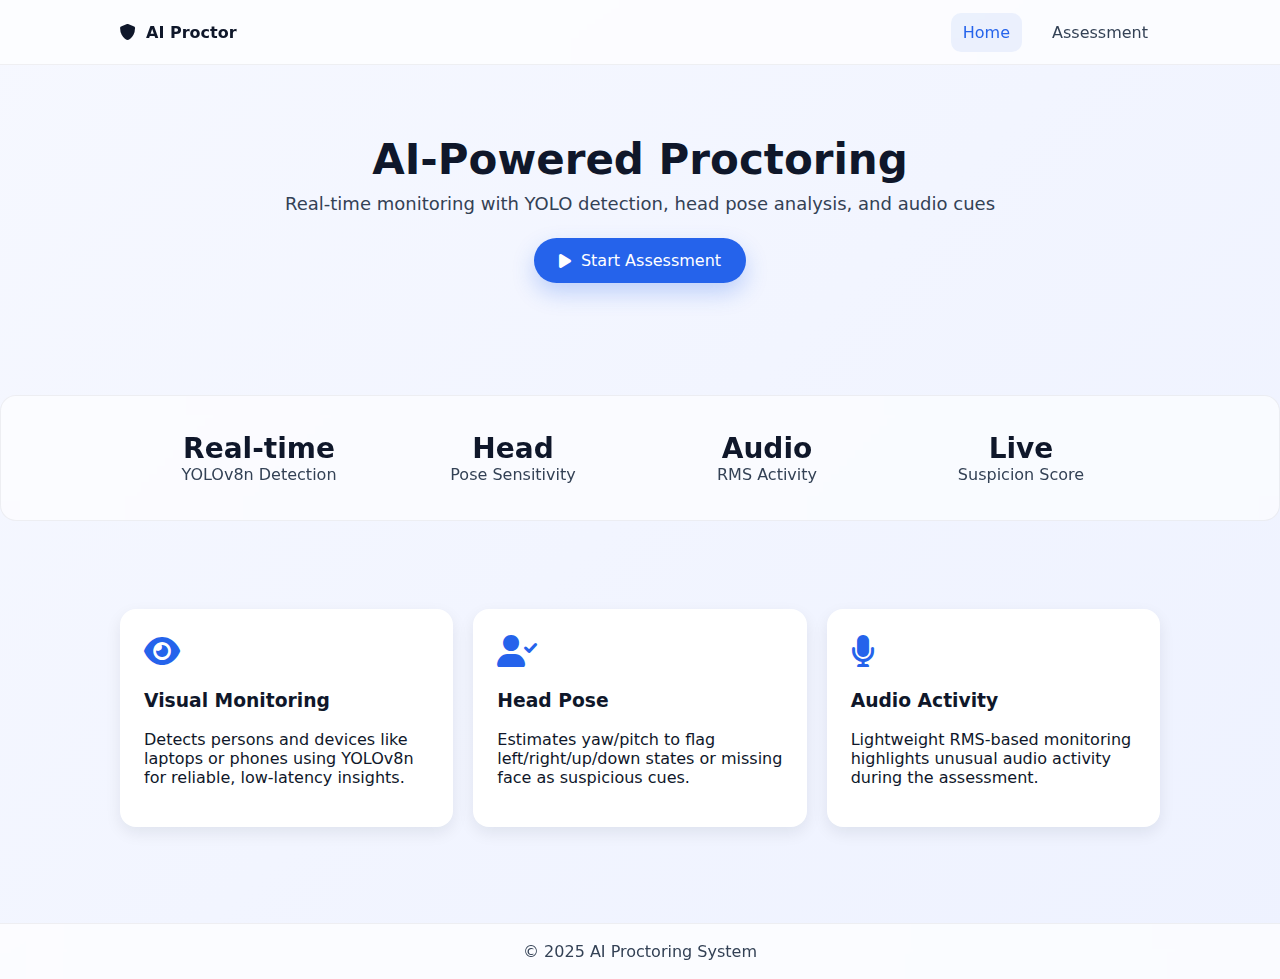
<file: templates/index.html>
<!DOCTYPE html>
<html lang="en">
<head>
  <meta charset="UTF-8"/>
  <meta name="viewport" content="width=device-width,initial-scale=1"/>
  <title>AI Proctoring System - Home</title>
  <link href="https://cdnjs.cloudflare.com/ajax/libs/font-awesome/6.0.0/css/all.min.css" rel="stylesheet"/>
  <style>
    :root{
      --primary:#2563eb; --primary-600:#1e40af; --accent:#3b82f6;
      --success:#0f9d58; --warning:#f59e0b; --danger:#d93025;
      --bg-1:#f6f8ff; --bg-2:#eef2ff; --surface:#ffffff; --surface-2:#f7f9fc;
      --ink-900:#0f172a; --ink-700:#334155; --ink-500:#64748b;
      --radius-lg:16px; --radius-md:12px; --radius-sm:10px;
      --shadow-sm:0 6px 16px rgba(15,23,42,.08);
      --shadow-md:0 12px 28px rgba(15,23,42,.12);
      --ring:0 0 0 .2rem rgba(37,99,235,.25)
    }
    *{box-sizing:border-box} html,body{margin:0;padding:0}
    body{font-family:ui-sans-serif,system-ui,-apple-system,"Segoe UI",Roboto,"Helvetica Neue",Arial,"Noto Sans","Apple Color Emoji","Segoe UI Emoji";color:var(--ink-900);background:linear-gradient(135deg,var(--bg-1),var(--bg-2));min-height:100vh}
    a{text-decoration:none;color:inherit}
    .container{max-width:1080px;margin:0 auto;padding:0 20px}
    .navbar{position:sticky;top:0;z-index:50;background:rgba(255,255,255,.7);backdrop-filter:blur(10px);border-bottom:1px solid rgba(15,23,42,.06)}
    .nav-wrap{display:flex;align-items:center;justify-content:space-between;height:64px}
    .brand{display:flex;align-items:center;gap:10px;font-weight:800;color:var(--ink-900)}
    .nav{display:flex;gap:18px}
    .nav a{padding:10px 12px;border-radius:10px;color:var(--ink-700)}
    .nav a.active,.nav a:hover{background:rgba(37,99,235,.08);color:var(--primary)}
    .hero{padding:72px 0;text-align:center}
    .hero h1{font-size:42px;line-height:1.1;margin:0 0 10px}
    .hero p{font-size:18px;color:var(--ink-700);margin:0 0 24px}
    .btn{display:inline-flex;align-items:center;gap:10px;padding:12px 24px;border-radius:999px;border:1px solid transparent;cursor:pointer;transition:.2s box-shadow,.2s transform,.2s background}
    .btn-primary{background:var(--primary);color:#fff;box-shadow:0 10px 22px rgba(37,99,235,.25)}
    .btn-primary:hover{background:var(--primary-600);transform:translateY(-1px)}
    .btn-primary:focus{outline:none;box-shadow:var(--ring)}
    .stats{margin:40px 0;background:rgba(255,255,255,.6);backdrop-filter:blur(8px);border:1px solid rgba(15,23,42,.06);border-radius:var(--radius-lg)}
    .stats-row{display:grid;grid-template-columns:repeat(4,1fr);gap:16px;padding:20px}
    .stat{text-align:center;padding:16px;border-radius:12px}
    .stat .num{font-size:28px;font-weight:800}
    .stat .lbl{color:var(--ink-700)}
    .features{padding:48px 0}
    .grid{display:grid;grid-template-columns:repeat(3,1fr);gap:20px}
    .card{background:var(--surface);border-radius:var(--radius-lg);box-shadow:var(--shadow-sm);padding:24px;transition:.2s transform,.2s box-shadow}
    .card:hover{transform:translateY(-3px);box-shadow:var(--shadow-md)}
    .icon{font-size:32px;color:var(--primary);margin-bottom:8px}
    .footer{margin-top:48px;background:rgba(255,255,255,.7);backdrop-filter:blur(10px);border-top:1px solid rgba(15,23,42,.06);padding:18px 0;text-align:center;color:var(--ink-700)}
    @media (max-width:900px){.grid{grid-template-columns:1fr 1fr}.stats-row{grid-template-columns:repeat(2,1fr)}}
    @media (max-width:600px){.grid{grid-template-columns:1fr}.hero{padding:56px 0}.hero h1{font-size:32px}.stats-row{grid-template-columns:1fr}}
  </style>
</head>
<body>
  <header class="navbar">
    <div class="container nav-wrap">
      <a class="brand" href="/"><i class="fas fa-shield-alt"></i><span>AI Proctor</span></a>
      <nav class="nav">
        <a class="active" href="/">Home</a>
        <a href="/assessment">Assessment</a>
      </nav>
    </div>
  </header>

  <section class="hero">
    <div class="container">
      <h1>AI-Powered Proctoring</h1>
      <p>Real-time monitoring with YOLO detection, head pose analysis, and audio cues</p>
      <a href="/assessment" class="btn btn-primary"><i class="fas fa-play"></i>Start Assessment</a>
    </div>
  </section>

  <section class="stats">
    <div class="container">
      <div class="stats-row">
        <div class="stat"><div class="num">Real-time</div><div class="lbl">YOLOv8n Detection</div></div>
        <div class="stat"><div class="num">Head</div><div class="lbl">Pose Sensitivity</div></div>
        <div class="stat"><div class="num">Audio</div><div class="lbl">RMS Activity</div></div>
        <div class="stat"><div class="num">Live</div><div class="lbl">Suspicion Score</div></div>
      </div>
    </div>
  </section>

  <section class="features">
    <div class="container">
      <div class="grid">
        <div class="card">
          <div class="icon"><i class="fas fa-eye"></i></div>
          <h3>Visual Monitoring</h3>
          <p>Detects persons and devices like laptops or phones using YOLOv8n for reliable, low-latency insights.</p>
        </div>
        <div class="card">
          <div class="icon"><i class="fas fa-user-check"></i></div>
          <h3>Head Pose</h3>
          <p>Estimates yaw/pitch to flag left/right/up/down states or missing face as suspicious cues.</p>
        </div>
        <div class="card">
          <div class="icon"><i class="fas fa-microphone"></i></div>
          <h3>Audio Activity</h3>
          <p>Lightweight RMS-based monitoring highlights unusual audio activity during the assessment.</p>
        </div>
      </div>
    </div>
  </section>

  <footer class="footer">
    © 2025 AI Proctoring System
  </footer>
</body>
</html>
</file>
